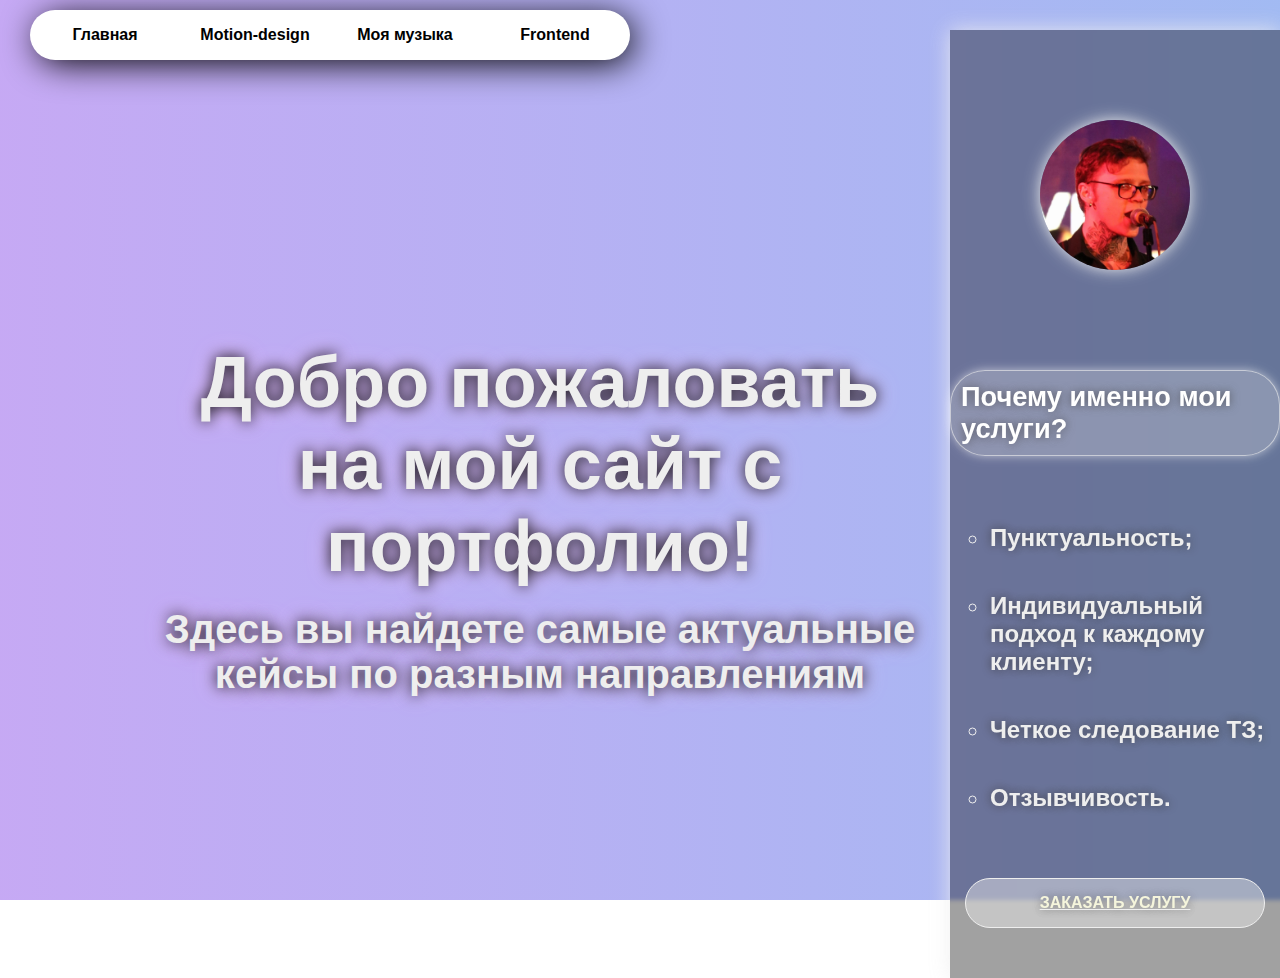
<file: index.html>
<!DOCTYPE html>
<html lang="en">

<head>
    <meta charset="UTF-8">
    <meta http-equiv="X-UA-Compatible" content="IE=edge">
    <meta name="viewport" content="width=device-width, initial-scale=1.0">
    <title>My web-site</title>
    <link rel="stylesheet" href="style.css">
</head>

<body>
    <div class="leftBlock">
        <nav>
            <ul>
                <li class="main"><a href="index.html">Главная</a></li>
                <li><a href="motion.html">Motion-design</a></li>
                <li><a href="music.html">Моя музыка</a></li>
                <li class="about"><a href="frontend.html">Frontend</a></li>
            </ul>
        </nav>
        <div class="progQuote">
            <h1 class="quote">Добро пожаловать на мой сайт с портфолио!</h1>
            <h2 class="quote2">Здесь вы найдете самые актуальные кейсы по разным направлениям</h2>
        </div>
    </div>
    <div class="rightBlock">
        <img class="progFoto" src="images/myPic.jpg" alt="">
        <h1 class="progInfoHead">Почему именно мои услуги?</h1>
        <ul class="progInfo">
            <li>Пунктуальность;</li>
            <li>Индивидуальный подход к каждому клиенту;</li>
            <li>Четкое следование ТЗ;</li>
            <li>Отзывчивость.</li>
        </ul>
        <button class="order"><a href="contact.html">ЗАКАЗАТЬ УСЛУГУ</a></button>
    </div>
</body>

</html>
</file>
<file: style.css>
html {
    margin: 0;
}

body {
    display: flex;
    min-height: 100vh;
    background-image: linear-gradient(to right, #8d54e980, #4777e681), url(https://look.com.ua/pic/201706/1920x1080/look.com.ua-220099.jpg);
    background-repeat: no-repeat;
    width: 100%;
    justify-content: space-between;
    background-attachment: fixed;
    max-block-size: auto;
    min-block-size: auto;
    margin: 0;
    background-position: center;
    height: fit-content;
}

nav {
    display: flex;
    height: 50px;
    width: 600px;
    background-color: white;
    border-radius: 30px;
    box-shadow: 5px 5px 35px -2px;
    justify-content: center;
    position: relative;
    margin-top: 10px;
    margin-left: 30px;
    max-block-size: auto;
    min-block-size: auto;
}

nav ul {
    display: inline-flex;
    font-family: Arial, Helvetica, sans-serif;
    font-weight: bolder;
    text-decoration: none;
    list-style: none;
    justify-items: center;
    margin: 0;
    padding: 0;
    max-block-size: auto;
    min-block-size: auto;
}

.main {
    border-radius: 30px 0 0 30px;
    max-block-size: auto;
    min-block-size: auto;
}

.about {
    border-radius: 0 30px 30px 0;
    max-block-size: auto;
    min-block-size: auto;
}

nav ul li {
    display: flex;
    flex-flow: nowrap;
    height: 50px;
    width: 130px;
    text-decoration: none;
    text-align: center;
    vertical-align: middle;
    justify-content: center;
    padding-left: 10px;
    padding-right: 10px;
    max-block-size: auto;
    min-block-size: auto;
}

nav ul li a {
    align-self: center;
    text-decoration: none;
    color: #000;
    vertical-align: middle;
    max-block-size: auto;
    min-block-size: auto;
}

nav ul li:hover {
    display: flex;
    flex-flow: nowrap;
    height: 50px;
    background-color: rgba(0, 0, 0, 0.199);
    opacity: 100;
    transition: 0.4s;
    max-block-size: auto;
    min-block-size: auto;
}

nav ul li a:hover {
    color: white;
    opacity: 100;
    transition: 0.3s;
    max-block-size: auto;
    min-block-size: auto;
}

.rightBlock {
    display: flex;
    flex-direction: column;
    width: 700px;
    background-color: rgba(0, 0, 0, 0.37);
    float: right;
    margin: 0;
    margin-top: 30px;
    margin-right: 0;
    justify-self: right;
    box-shadow: 0 0 20px rgba(238, 238, 238, 0.856);
    backdrop-filter: blur(2px);
    max-width: auto;
    min-width: auto;
    margin-bottom: 0;
    height: max-content;
}

.rightBlock .progFoto {
    width: 150px;
    height: 150px;
    border-radius: 50%;
    margin: 90px;
    box-shadow: 0 0 15px #eee;
    align-self: center;
    max-block-size: auto;
    min-block-size: auto;
}

.progInfoHead {
    align-self: center;
    margin-top: 10px;
    color: white;
    font-family: Arial, Helvetica, sans-serif;
    font-size: 170%;
    text-shadow: 0 0 10px rgba(70, 68, 68, 0.774);
    border: solid 0.5px rgba(238, 238, 238, 0.616);
    padding: 10px;
    background-color: rgba(238, 238, 238, 0.26);
    border-radius: 35px;
    box-shadow: 0 0 10px rgba(255, 255, 255, 0.555);
    max-block-size: auto;
    min-block-size: auto;
}

.progInfo {
    align-self: center;
    margin-top: 10px;
    max-block-size: auto;
    min-block-size: auto;
}

.progInfo li {
    color: #eee;
    font-family: Arial, Helvetica, sans-serif;
    font-size: 150%;
    font-weight: bolder;
    margin-top: 40px;
    list-style: circle;
    text-shadow: 0 0 10px rgba(53, 53, 53, 0.788);
    max-block-size: auto;
    min-block-size: auto;
}

button {
    align-self: center;
    height: 50px;
    width: 300px;
    border-radius: 35px;
    border: solid 1px #eee;
    background-color: rgba(238, 238, 238, 0.452);
    text-decoration: underline;
    font-family: Arial, Helvetica, sans-serif;
    font-weight: bolder;
    font-size: 100%;
    text-align: center;
    color: #eee;
    text-shadow: 0 0 10px rgba(0, 0, 0, 0.445);
    margin-top: 50px;
    margin-bottom: 50px;
    transition: 0.5s;
    max-block-size: auto;
    min-block-size: auto;
}

button:hover {
    background-color: #eee;
    box-shadow: 0 0 15px #eee;
    height: 70px;
    width: 320px;
    vertical-align: center;
    color: #000;
    opacity: 100;
    transition: 0.5s;
    max-block-size: auto;
    min-block-size: auto;
}

.progQuote {
    display: flex;
    align-self: center;
    height: 100%;
    justify-content: center;
    flex-direction: column;
    align-items: center;
    width: 800px;
    margin-left: 150px;
    max-block-size: auto;
    min-block-size: auto;
}

.quote {
    margin-right: 20px;
    font-family: Arial, Helvetica, sans-serif;
    font-weight: 700;
    color: #eee;
    font-size: 450%;
    text-shadow: 0 0 15px rgb(0, 0, 0), 0 0 25px rgba(253, 197, 255, 0.849);
    text-align: center;
    margin-top: 10px;
    margin-bottom: 10px;
    max-block-size: auto;
    min-block-size: auto;
}

.quote2 {
    margin-right: 20px;
    font-family: Arial, Helvetica, sans-serif;
    font-weight: 700;
    color: #eee;
    font-size: 250%;
    text-shadow: 0 0 15px rgb(0, 0, 0), 0 0 25px rgba(253, 197, 255, 0.849);
    text-align: center;
    margin-top: 10px;
    margin-bottom: 10px;
    max-block-size: auto;
    min-block-size: auto;
}

.leftBlock {
    display: flex;
    flex-direction: column;
    max-block-size: auto;
    min-block-size: auto;
}

.order a {
    text-decoration: none;
    color: beige;
}

.order a:hover {
    color: #000;
}


/* Contacts section */

.contactSection {
    width: 80%;
    height: 80%;
    margin-left: 100px;
    margin-right: 100px;
    margin-top: 100px;
    background-color: rgba(245, 245, 220, 0.5);
    border: 1px solid #eee;
    border-radius: 35px;
    align-items: center;
    display: flex;
    flex-direction: column;
}

.contactSection h1 {
    font-family: Arial, Helvetica, sans-serif;
    font-weight: 700;
    color: #eee;
    font-size: 300%;
    text-shadow: 0 0 15px rgb(0, 0, 0), 0 0 25px rgba(253, 197, 255, 0.849);
    text-align: center;
}

.contactSection h2 {
    font-family: Arial, Helvetica, sans-serif;
    font-weight: 700;
    color: #eee;
    font-size: 150%;
    text-shadow: 0 0 15px rgb(0, 0, 0), 0 0 25px rgba(253, 197, 255, 0.849);
    text-align: center;
}

.wrapper {
    display: flex;
    flex-direction: column;
    justify-content: center;
    justify-items: center;
    align-items: center;
}

.bodyContact {
    flex-direction: column;
}

.Telegram {
    margin-top: 50px;
    margin-bottom: 20px;
    text-decoration: none;
}

.Telegram:hover {
    background-color: #eee;
    box-shadow: 0 0 15px #eee;
    height: 70px;
    width: 320px;
    vertical-align: center;
    color: #000;
    opacity: 100;
    transition: 0.5s;
    max-block-size: auto;
    min-block-size: auto;
}

.Telegram a {
    font-family: Arial, Helvetica, sans-serif;
    font-weight: 700;
    color: #eee;
    font-size: 120%;
    text-shadow: 0 0 15px rgb(0, 0, 0), 0 0 25px rgba(253, 197, 255, 0.849);
    text-align: center;
    text-decoration: none;
}

.Telegram a:hover {
    color: #000;
}

.WhatsApp {
    margin-top: 50px;
    margin-bottom: 20px;
    text-decoration: none;
}

.WhatsApp a {
    font-family: Arial, Helvetica, sans-serif;
    font-weight: 700;
    color: #eee;
    font-size: 120%;
    text-shadow: 0 0 15px rgb(0, 0, 0), 0 0 25px rgba(253, 197, 255, 0.849);
    text-align: center;
    text-decoration: none;
}

.WhatsApp a:hover {
    color: #000;
}

.VK {
    margin-top: 50px;
    margin-bottom: 20px;
    text-decoration: none;
}

.VK a {
    font-family: Arial, Helvetica, sans-serif;
    font-weight: 700;
    color: #eee;
    font-size: 120%;
    text-shadow: 0 0 15px rgb(0, 0, 0), 0 0 25px rgba(253, 197, 255, 0.849);
    text-align: center;
    text-decoration: none;
}

.VK a:hover {
    color: #000;
}
</file>
